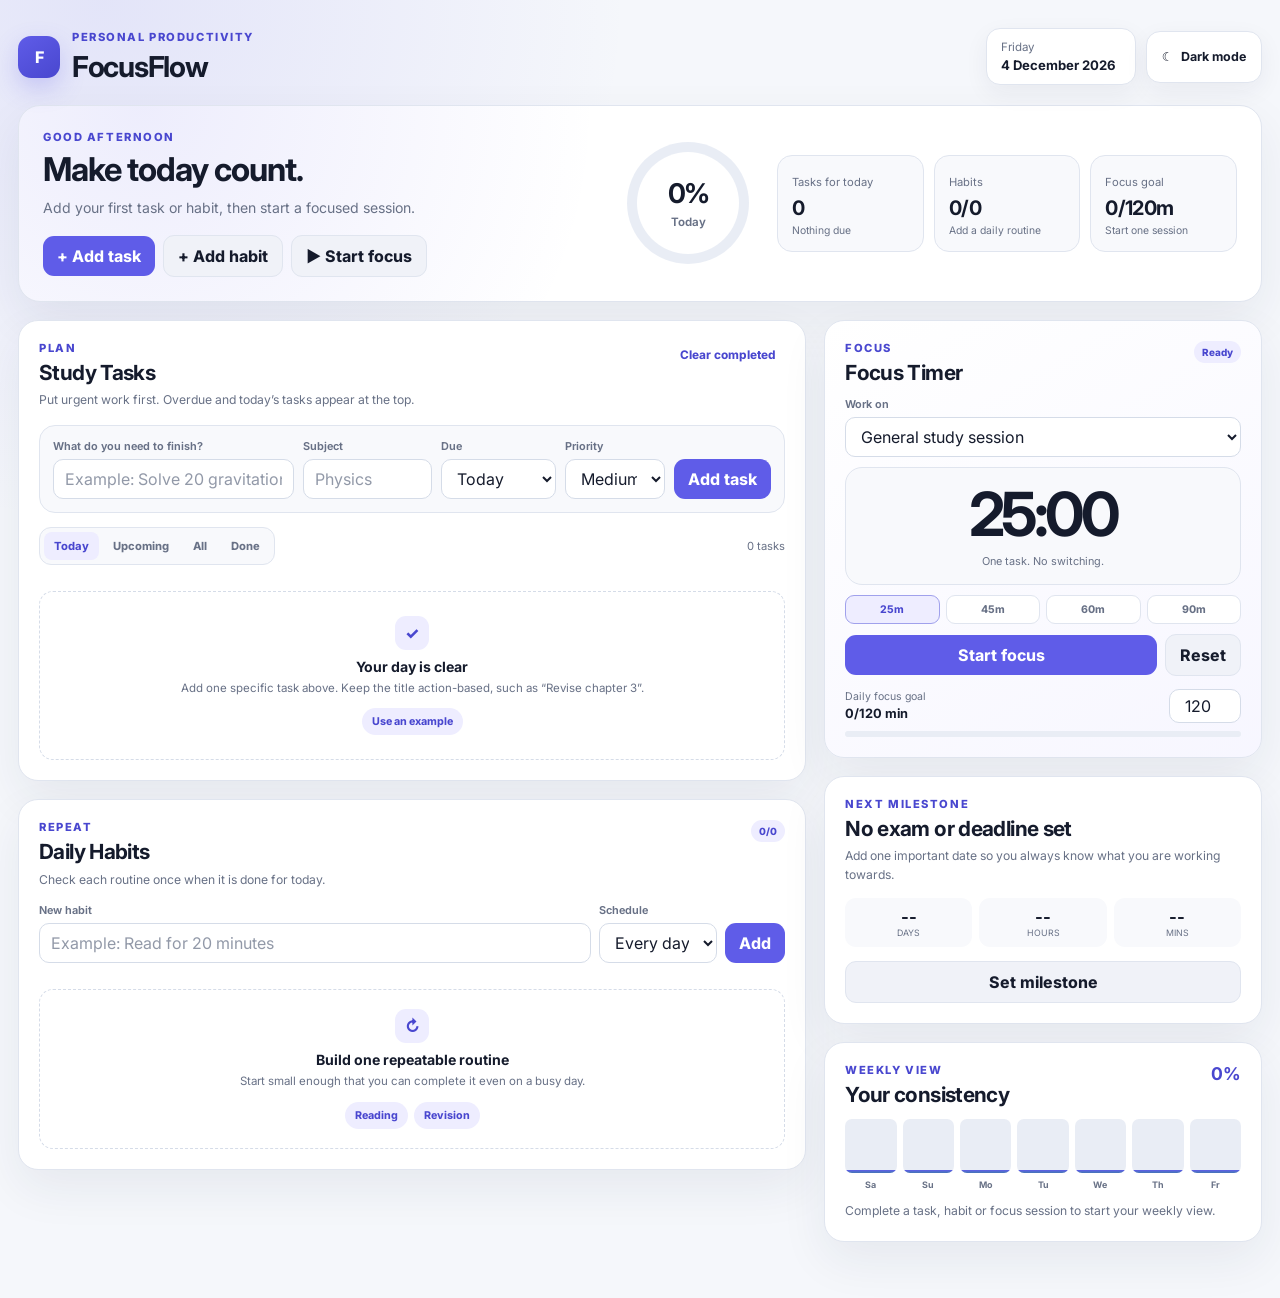
<file: index.html>
<!DOCTYPE html>

<html data-theme="light" lang="en">
<head>
<meta charset="utf-8"/>
<meta content="width=device-width, initial-scale=1.0" name="viewport"/>
<meta content="#f5f7fb" name="theme-color"/>
<title>FocusFlow | Plan, Focus, Repeat</title>
<script>
    (() => {
      const saved = localStorage.getItem("focusflow_theme");
      const prefersDark = window.matchMedia("(prefers-color-scheme: dark)").matches;
      document.documentElement.dataset.theme = saved || (prefersDark ? "dark" : "light");
    })();
  </script>
<link href="https://fonts.googleapis.com" rel="preconnect"/>
<link crossorigin="" href="https://fonts.gstatic.com" rel="preconnect"/>
<link href="https://fonts.googleapis.com/css2?family=Inter:wght@400;500;600;700;800&amp;display=swap" rel="stylesheet"/>
<link href="style.css" rel="stylesheet"/>
</head>
<body>
<main class="app-shell">
<header class="app-header">
<div class="brand-block">
<div aria-hidden="true" class="brand-mark">F</div>
<div>
<p class="eyebrow">PERSONAL PRODUCTIVITY</p>
<h1>FocusFlow</h1>
</div>
</div>
<div class="header-actions">
<div aria-label="Current date" class="date-chip">
<span id="currentDay">Today</span>
<strong id="currentDate">Date</strong>
</div>
<button aria-label="Switch theme" class="icon-text-button" id="themeToggle" type="button">
<span aria-hidden="true" id="themeIcon">☾</span>
<span id="themeActionLabel">Dark mode</span>
</button>
</div>
</header>
<section aria-labelledby="overviewTitle" class="overview-card">
<div class="overview-copy">
<p class="eyebrow" id="greeting">GOOD DAY</p>
<h2 id="overviewTitle">Make today count.</h2>
<p id="overviewMessage">Add your first task or habit, then start a focused session.</p>
<div aria-label="Quick actions" class="quick-actions">
<button class="primary-button" data-jump="taskTitle" type="button">+ Add task</button>
<button class="secondary-button" data-jump="habitName" type="button">+ Add habit</button>
<button class="secondary-button" data-jump="focusStartPause" type="button">▶ Start focus</button>
</div>
</div>
<div aria-label="Today's progress: 0 percent" class="progress-ring" id="todayProgressRing" role="img" style="--progress: 0">
<div>
<strong id="todayProgressText">0%</strong>
<span>Today</span>
</div>
</div>
<div class="overview-metrics">
<article><span>Tasks for today</span><strong id="todayTaskMetric">0</strong><small id="todayTaskMetricSub">Nothing due</small></article>
<article><span>Habits</span><strong id="todayHabitMetric">0/0</strong><small id="todayHabitMetricSub">Add a daily routine</small></article>
<article><span>Focus goal</span><strong><span id="todayFocusMetric">0</span>/<span id="focusGoalMetric">120</span>m</strong><small id="todayFocusMetricSub">Start one session</small></article>
</div>
</section>
<section class="workspace-grid"><div class="main-stack"><article aria-labelledby="tasksTitle" class="panel tasks-panel">
<div class="panel-heading"><div><p class="section-label">PLAN</p><h2 id="tasksTitle">Study Tasks</h2><p class="helper-text">Put urgent work first. Overdue and today’s tasks appear at the top.</p></div><button class="text-button" id="clearCompletedTasks" type="button">Clear completed</button></div>
<form class="quick-form task-quick-form" id="taskForm">
<div class="field field-wide"><label for="taskTitle">What do you need to finish?</label><input id="taskTitle" maxlength="90" placeholder="Example: Solve 20 gravitation questions" required="" type="text"/></div>
<div class="field"><label for="taskSubject">Subject</label><input id="taskSubject" list="subjectSuggestions" maxlength="40" placeholder="Physics" required="" type="text"/><datalist id="subjectSuggestions"><option value="Physics"></option><option value="Chemistry"></option><option value="Mathematics"></option><option value="Computer Science"></option><option value="English"></option></datalist></div>
<div class="field"><label for="taskDueDate">Due</label><select aria-label="Choose a due date shortcut" id="taskDuePreset"><option value="today">Today</option><option value="tomorrow">Tomorrow</option><option value="week">In 7 days</option><option value="custom">Choose date</option></select><input aria-label="Custom due date" class="custom-date-input" hidden="" id="taskDueDate" type="date"/></div>
<div class="field"><label for="taskPriority">Priority</label><select id="taskPriority"><option value="low">Low</option><option selected="" value="medium">Medium</option><option value="high">High</option></select></div><button class="primary-button add-button" type="submit">Add task</button></form>
<div class="toolbar"><div aria-label="Filter tasks" class="segmented-control" role="group"><button class="segment active" data-filter="today" type="button">Today</button><button class="segment" data-filter="upcoming" type="button">Upcoming</button><button class="segment" data-filter="all" type="button">All</button><button class="segment" data-filter="completed" type="button">Done</button></div><span class="list-count" id="visibleTaskCount">0 tasks</span></div>
<div aria-live="polite" class="item-list" id="taskList"></div><div class="empty-state" id="emptyTaskMessage"><div aria-hidden="true" class="empty-icon">✓</div><h3>Your day is clear</h3><p>Add one specific task above. Keep the title action-based, such as “Revise chapter 3”.</p><button class="example-chip" data-example-task="Revise one Physics topic" type="button">Use an example</button></div>
</article><article aria-labelledby="habitsTitle" class="panel habits-panel">
<div class="panel-heading compact-heading"><div><p class="section-label">REPEAT</p><h2 id="habitsTitle">Daily Habits</h2></div><span class="status-pill" id="habitHeaderProgress">0/0</span></div>
<p class="helper-text habits-helper">Check each routine once when it is done for today.</p>
<form class="habit-form" id="habitForm"><div class="field field-grow"><label for="habitName">New habit</label><input id="habitName" maxlength="70" placeholder="Example: Read for 20 minutes" required="" type="text"/></div><div class="field schedule-field"><label for="habitSchedule">Schedule</label><select id="habitSchedule"><option value="daily">Every day</option><option value="weekdays">Weekdays</option><option value="weekends">Weekends</option></select></div><button class="primary-button habit-add-button" type="submit">Add</button></form>
<div aria-live="polite" class="item-list habit-list" id="habitList"></div><div class="empty-state compact-empty" id="emptyHabitMessage"><div aria-hidden="true" class="empty-icon">↻</div><h3>Build one repeatable routine</h3><p>Start small enough that you can complete it even on a busy day.</p><div class="example-row"><button class="example-chip" data-example-habit="Read for 20 minutes" type="button">Reading</button><button class="example-chip" data-example-habit="Revise for 30 minutes" type="button">Revision</button></div></div>
<section aria-label="Habit activity for the last seven days" class="week-section" hidden="" id="weekSection"><div class="week-heading"><span>Last 7 days</span><strong id="weekCompletionText">0% complete</strong></div><div class="week-activity" id="weekActivity"></div></section>
</article></div><aside class="side-stack"><article aria-labelledby="focusTitle" class="panel focus-panel">
<div class="panel-heading compact-heading"><div><p class="section-label">FOCUS</p><h2 id="focusTitle">Focus Timer</h2></div><span class="status-pill" id="focusStatus">Ready</span></div>
<label class="field compact-field" for="focusTaskSelect"><span>Work on</span><select id="focusTaskSelect"><option value="">General study session</option></select></label>
<div class="timer-display"><strong id="focusClock">25:00</strong><span id="timerHint">One task. No switching.</span></div>
<div aria-label="Choose focus duration" class="timer-presets" role="group"><button class="timer-preset active" data-minutes="25" type="button">25m</button><button class="timer-preset" data-minutes="45" type="button">45m</button><button class="timer-preset" data-minutes="60" type="button">60m</button><button class="timer-preset" data-minutes="90" type="button">90m</button></div>
<div class="timer-controls"><button class="primary-button" id="focusStartPause" type="button">Start focus</button><button class="secondary-button" id="focusReset" type="button">Reset</button></div>
<div class="focus-goal-row"><div><span>Daily focus goal</span><strong><span id="focusMinutesToday">0</span>/<span id="focusGoalDisplay">120</span> min</strong></div><label><span class="sr-only">Daily focus goal in minutes</span><input id="focusGoalInput" max="600" min="15" step="15" type="number" value="120"/></label></div><div aria-hidden="true" class="mini-progress"><div id="focusGoalBar"></div></div>
</article><article aria-labelledby="milestoneTitle" class="panel milestone-panel"><div class="milestone-summary"><div><p class="section-label">NEXT MILESTONE</p><h2 id="milestoneTitle">No exam or deadline set</h2><p class="helper-text" id="milestoneDateText">Add one important date so you always know what you are working towards.</p></div><div aria-live="polite" class="milestone-countdown"><div><strong id="countdownDays">--</strong><span>days</span></div><div><strong id="countdownHours">--</strong><span>hours</span></div><div><strong id="countdownMinutes">--</strong><span>mins</span></div></div><button class="secondary-button" id="toggleMilestoneForm" type="button">Set milestone</button></div><form class="milestone-form" hidden="" id="countdownForm"><div class="field field-grow"><label for="countdownName">Milestone name</label><input id="countdownName" maxlength="60" placeholder="Example: Physics unit test" required="" type="text"/></div><div class="field"><label for="countdownDate">Date and time</label><input id="countdownDate" required="" type="datetime-local"/></div><button class="primary-button" type="submit">Save</button><button class="text-button danger-text" hidden="" id="clearCountdown" type="button">Remove</button></form></article>
<article aria-labelledby="reviewTitle" class="panel review-panel"><div class="panel-heading compact-heading"><div><p class="section-label">WEEKLY VIEW</p><h2 id="reviewTitle">Your consistency</h2></div><strong class="weekly-score" id="weeklyScore">0%</strong></div><div aria-label="Seven day productivity overview" class="weekly-bars" id="weeklyBars"></div><p class="helper-text review-message" id="weeklyMessage">Complete a task, habit or focus session to start your weekly view.</p></article></aside></section>
</main>
<template id="taskTemplate"><article class="tracker-item task-item"><label class="check-wrap" title="Mark task complete"><input class="task-check" type="checkbox"/><span aria-hidden="true" class="custom-check"></span></label><div class="item-main"><div class="item-title-row"><h3 class="item-title"></h3><span class="priority-badge"></span></div><div class="meta-row"><p class="item-meta"></p><span class="due-chip"></span></div><div class="task-focus-row" hidden=""><span class="task-focus-label"></span></div></div><div class="item-actions"><button aria-label="Focus on this task" class="icon-button focus-task" title="Start focus on this task" type="button">▶</button><button aria-label="Edit task" class="icon-button edit-task" title="Edit task" type="button">✎</button><button aria-label="Delete task" class="icon-button delete-task" title="Delete task" type="button">×</button></div></article></template>
<template id="habitTemplate"><article class="tracker-item habit-item"><label class="check-wrap" title="Complete for today"><input class="habit-check" type="checkbox"/><span aria-hidden="true" class="custom-check"></span></label><div class="item-main"><h3 class="item-title"></h3><p class="item-meta habit-streak"></p></div><div class="item-actions"><button aria-label="Edit habit" class="icon-button edit-habit" title="Edit habit" type="button">✎</button><button aria-label="Delete habit" class="icon-button delete-habit" title="Delete habit" type="button">×</button></div></article></template>
<dialog class="edit-dialog" id="editDialog"><form id="editForm" method="dialog"><div class="dialog-heading"><div><p class="section-label">EDIT</p><h2 id="editDialogTitle">Edit item</h2></div><button aria-label="Close" class="icon-button" id="closeDialog" type="button">×</button></div><div class="dialog-fields" id="editFields"></div><div class="dialog-actions"><button class="secondary-button" id="cancelEdit" type="button">Cancel</button><button class="primary-button" type="submit">Save changes</button></div></form></dialog>
<div aria-live="polite" class="toast" id="toast" role="status"></div><script src="script.js"></script>
</body></html>
</file>
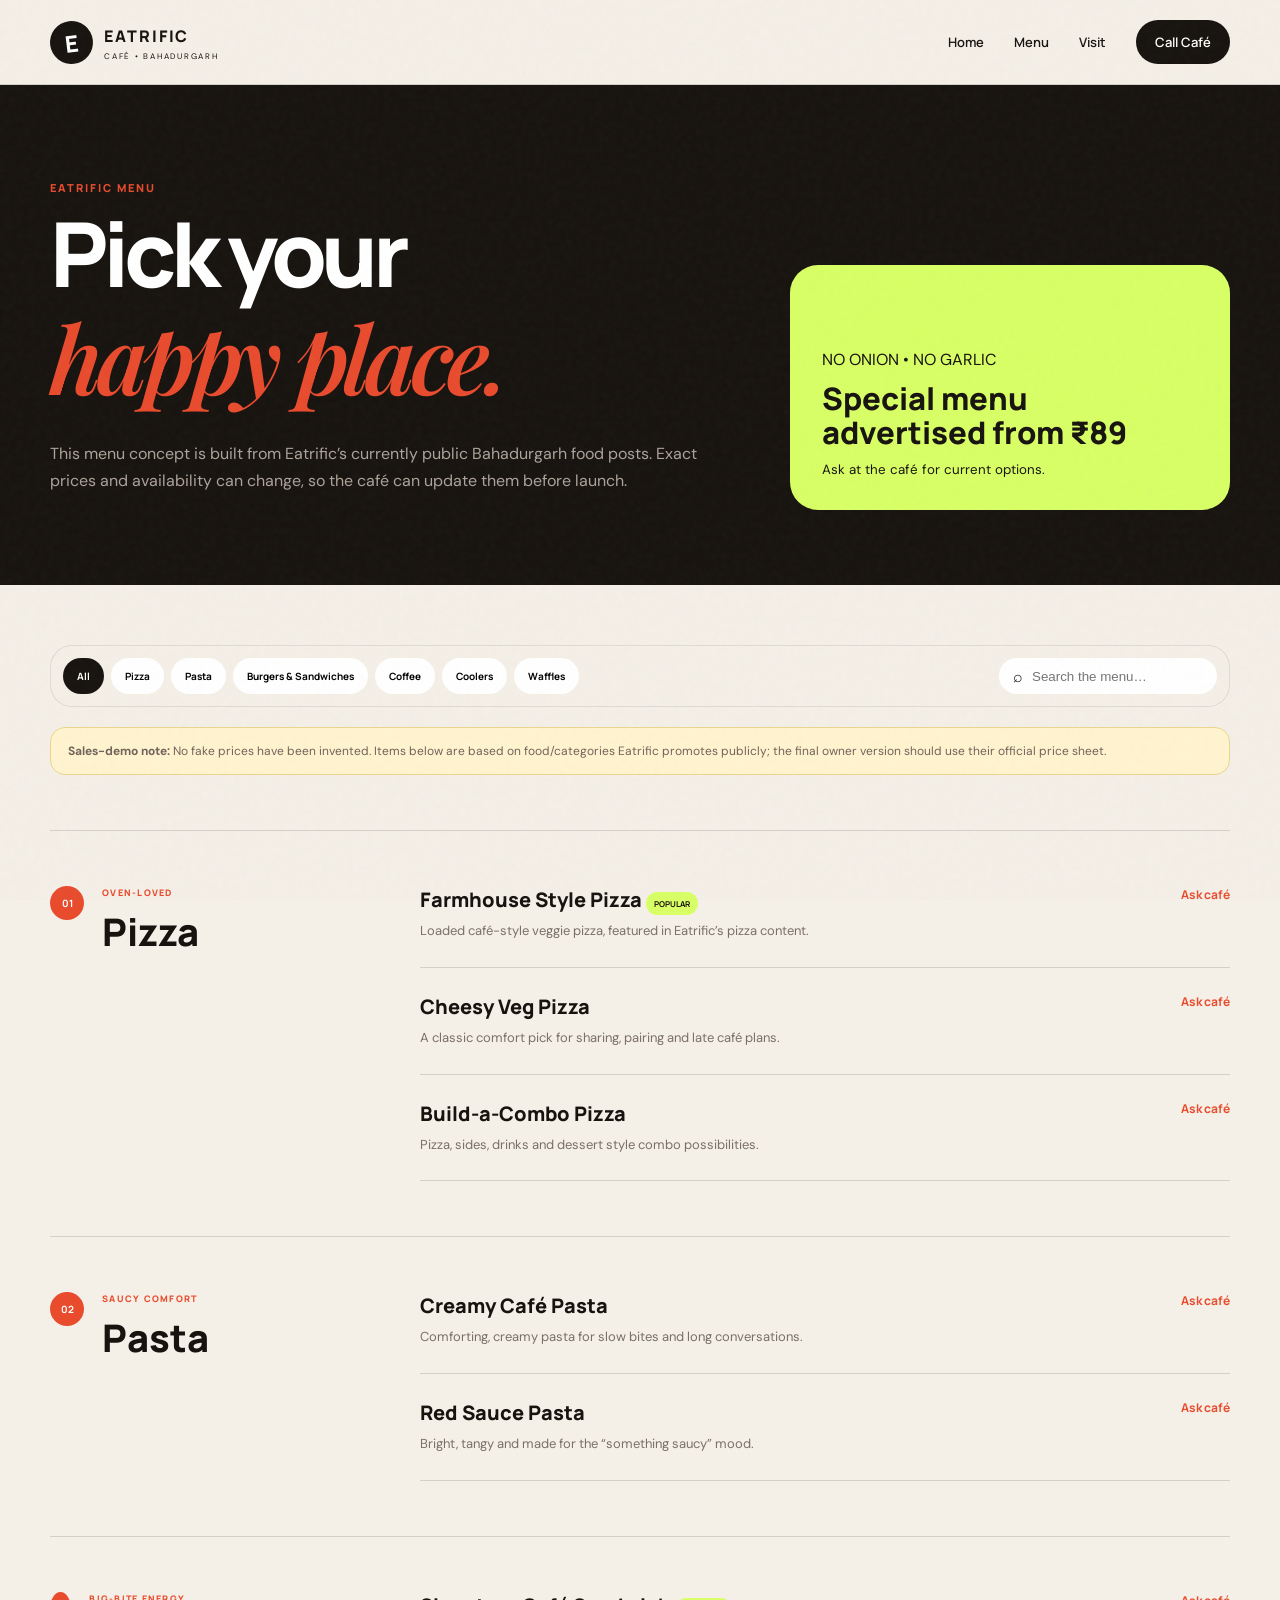
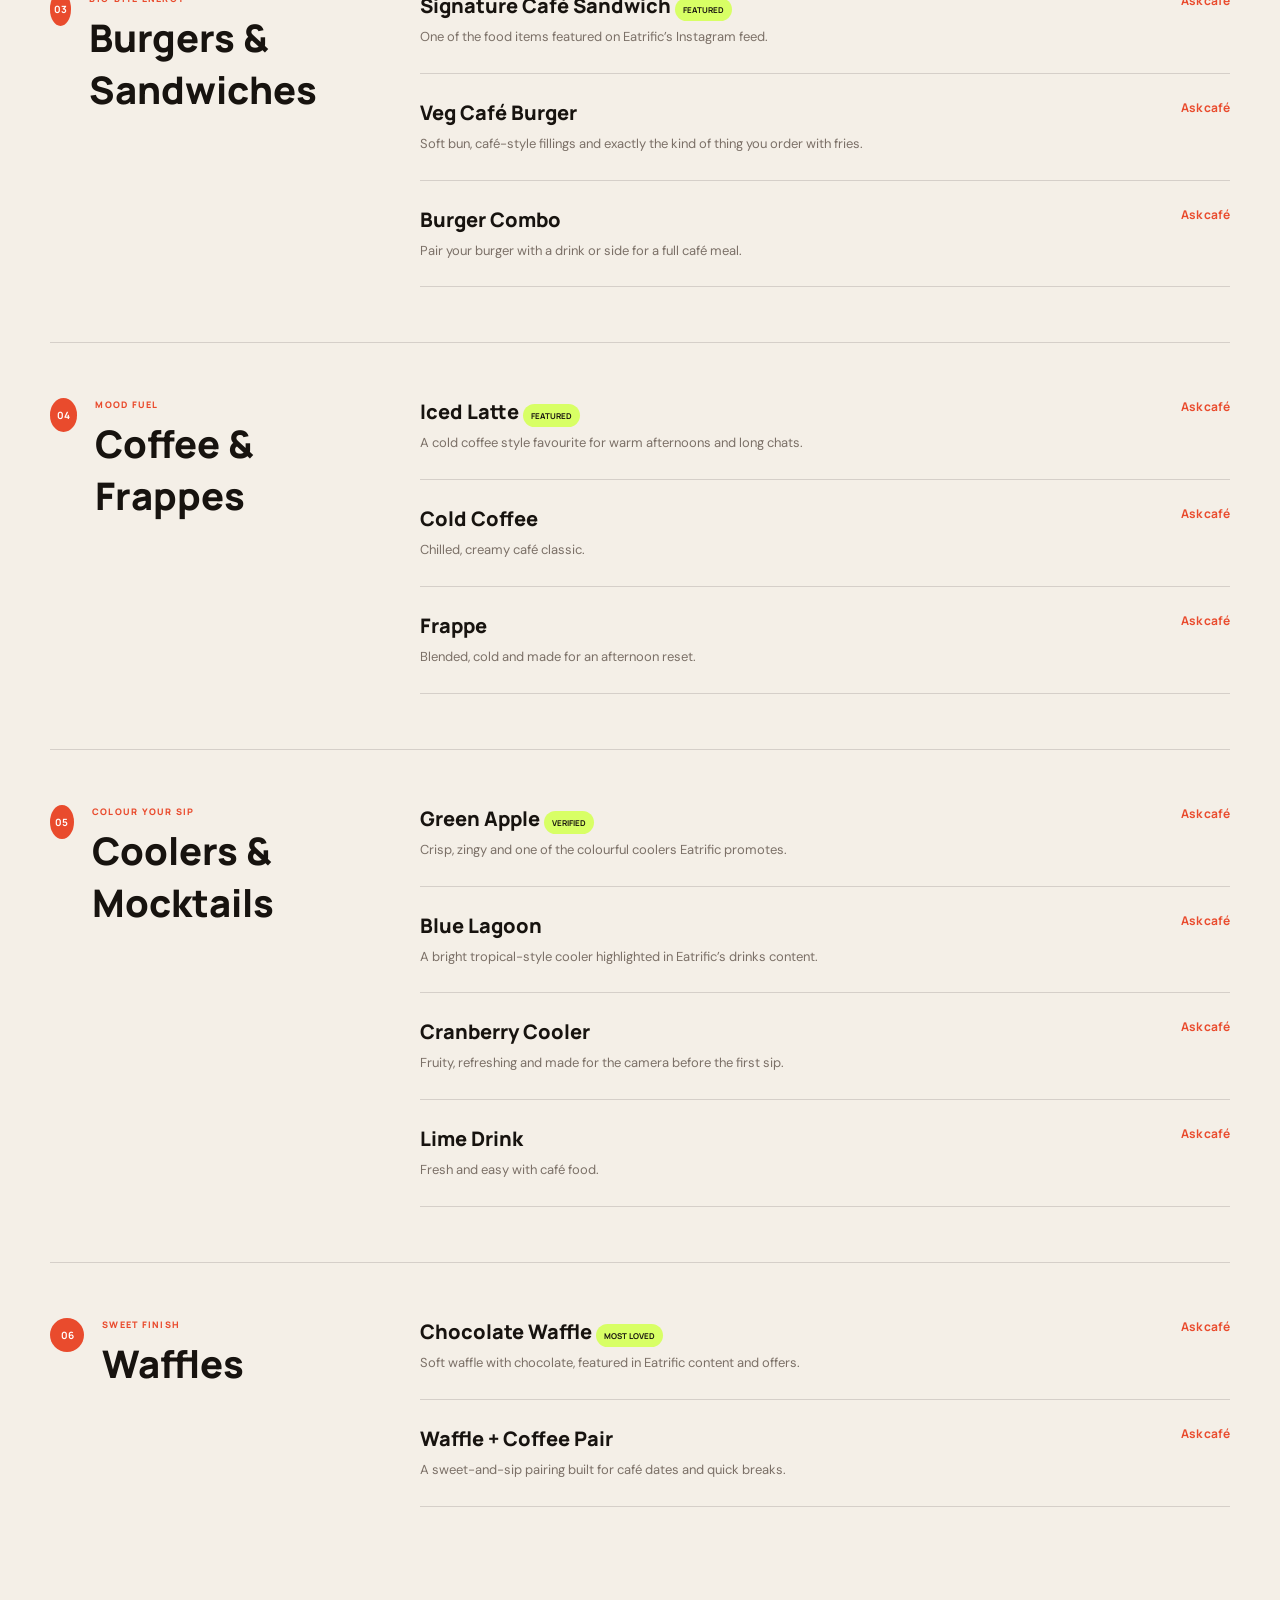
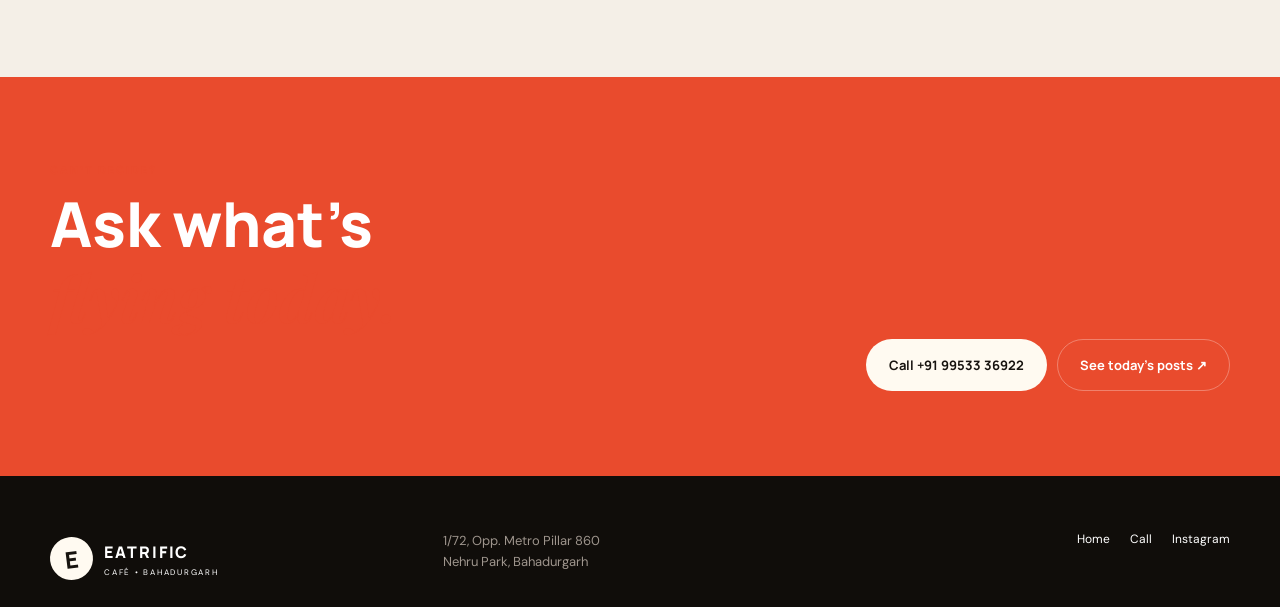
<file: eatrific-demo/menu.html>
<!DOCTYPE html>
<html lang="en">
<head>
  <meta charset="UTF-8" />
  <meta name="viewport" content="width=device-width, initial-scale=1.0" />
  <meta name="description" content="Explore the Eatrific Cafe Bahadurgarh menu concept — pizza, pasta, burgers, sandwiches, coffee, frappes, waffles, coolers and more." />
  <title>Menu | Eatrific Café Bahadurgarh</title>
  <link rel="preconnect" href="https://fonts.googleapis.com"><link rel="preconnect" href="https://fonts.gstatic.com" crossorigin>
  <link href="https://fonts.googleapis.com/css2?family=DM+Sans:wght@400;500;600;700&family=Manrope:wght@500;600;700;800&family=Playfair+Display:ital,wght@0,600;1,600&display=swap" rel="stylesheet">
  <link rel="stylesheet" href="assets/css/style.css" />
</head>
<body class="menu-page">
  <div class="grain"></div>
  <header class="nav-shell solid"><nav class="nav container"><a class="brand" href="index.html"><span class="brand-mark">E</span><span class="brand-copy"><strong>EATRIFIC</strong><small>CAFÉ • BAHADURGARH</small></span></a><div class="nav-links"><a href="index.html">Home</a><a href="#menu">Menu</a><a href="index.html#visit">Visit</a><a class="menu-link" href="tel:+919953336922">Call Café</a></div><a class="mobile-back" href="index.html">← Home</a></nav></header>
  <main>
    <section class="menu-hero"><div class="container menu-hero-grid"><div class="reveal"><p class="kicker">EATRIFIC MENU</p><h1>Pick your<br><em>happy place.</em></h1><p>This menu concept is built from Eatrific’s currently public Bahadurgarh food posts. Exact prices and availability can change, so the café can update them before launch.</p></div><div class="menu-hero-card reveal delay-1"><span>NO ONION • NO GARLIC</span><strong>Special menu<br>advertised from ₹89</strong><small>Ask at the café for current options.</small></div></div></section>
    <section class="menu-browser" id="menu"><div class="container">
      <div class="menu-toolbar reveal"><div class="chips" id="categoryChips"><button class="chip active" data-filter="all">All</button><button class="chip" data-filter="pizza">Pizza</button><button class="chip" data-filter="pasta">Pasta</button><button class="chip" data-filter="burgers">Burgers & Sandwiches</button><button class="chip" data-filter="coffee">Coffee</button><button class="chip" data-filter="coolers">Coolers</button><button class="chip" data-filter="desserts">Waffles</button></div><label class="menu-search"><span>⌕</span><input id="menuSearch" type="search" placeholder="Search the menu…" /></label></div>
      <div class="menu-note reveal"><b>Sales-demo note:</b> No fake prices have been invented. Items below are based on food/categories Eatrific promotes publicly; the final owner version should use their official price sheet.</div>
      <div class="menu-sections">
        <section class="menu-category reveal" id="pizza" data-category="pizza"><div class="category-title"><span>01</span><div><p>OVEN-LOVED</p><h2>Pizza</h2></div></div><div class="menu-items"><article class="menu-item"><div><h3>Farmhouse Style Pizza <i>popular</i></h3><p>Loaded café-style veggie pizza, featured in Eatrific’s pizza content.</p></div><strong>Ask café</strong></article><article class="menu-item"><div><h3>Cheesy Veg Pizza</h3><p>A classic comfort pick for sharing, pairing and late café plans.</p></div><strong>Ask café</strong></article><article class="menu-item"><div><h3>Build-a-Combo Pizza</h3><p>Pizza, sides, drinks and dessert style combo possibilities.</p></div><strong>Ask café</strong></article></div></section>
        <section class="menu-category reveal" id="pasta" data-category="pasta"><div class="category-title"><span>02</span><div><p>SAUCY COMFORT</p><h2>Pasta</h2></div></div><div class="menu-items"><article class="menu-item"><div><h3>Creamy Café Pasta</h3><p>Comforting, creamy pasta for slow bites and long conversations.</p></div><strong>Ask café</strong></article><article class="menu-item"><div><h3>Red Sauce Pasta</h3><p>Bright, tangy and made for the “something saucy” mood.</p></div><strong>Ask café</strong></article></div></section>
        <section class="menu-category reveal" id="burgers" data-category="burgers"><div class="category-title"><span>03</span><div><p>BIG-BITE ENERGY</p><h2>Burgers & Sandwiches</h2></div></div><div class="menu-items"><article class="menu-item"><div><h3>Signature Café Sandwich <i>featured</i></h3><p>One of the food items featured on Eatrific’s Instagram feed.</p></div><strong>Ask café</strong></article><article class="menu-item"><div><h3>Veg Café Burger</h3><p>Soft bun, café-style fillings and exactly the kind of thing you order with fries.</p></div><strong>Ask café</strong></article><article class="menu-item"><div><h3>Burger Combo</h3><p>Pair your burger with a drink or side for a full café meal.</p></div><strong>Ask café</strong></article></div></section>
        <section class="menu-category reveal" id="coffee" data-category="coffee"><div class="category-title"><span>04</span><div><p>MOOD FUEL</p><h2>Coffee & Frappes</h2></div></div><div class="menu-items"><article class="menu-item"><div><h3>Iced Latte <i>featured</i></h3><p>A cold coffee style favourite for warm afternoons and long chats.</p></div><strong>Ask café</strong></article><article class="menu-item"><div><h3>Cold Coffee</h3><p>Chilled, creamy café classic.</p></div><strong>Ask café</strong></article><article class="menu-item"><div><h3>Frappe</h3><p>Blended, cold and made for an afternoon reset.</p></div><strong>Ask café</strong></article></div></section>
        <section class="menu-category reveal" id="coolers" data-category="coolers"><div class="category-title"><span>05</span><div><p>COLOUR YOUR SIP</p><h2>Coolers & Mocktails</h2></div></div><div class="menu-items"><article class="menu-item"><div><h3>Green Apple <i>verified</i></h3><p>Crisp, zingy and one of the colourful coolers Eatrific promotes.</p></div><strong>Ask café</strong></article><article class="menu-item"><div><h3>Blue Lagoon</h3><p>A bright tropical-style cooler highlighted in Eatrific’s drinks content.</p></div><strong>Ask café</strong></article><article class="menu-item"><div><h3>Cranberry Cooler</h3><p>Fruity, refreshing and made for the camera before the first sip.</p></div><strong>Ask café</strong></article><article class="menu-item"><div><h3>Lime Drink</h3><p>Fresh and easy with café food.</p></div><strong>Ask café</strong></article></div></section>
        <section class="menu-category reveal" id="desserts" data-category="desserts"><div class="category-title"><span>06</span><div><p>SWEET FINISH</p><h2>Waffles</h2></div></div><div class="menu-items"><article class="menu-item"><div><h3>Chocolate Waffle <i>most loved</i></h3><p>Soft waffle with chocolate, featured in Eatrific content and offers.</p></div><strong>Ask café</strong></article><article class="menu-item"><div><h3>Waffle + Coffee Pair</h3><p>A sweet-and-sip pairing built for café dates and quick breaks.</p></div><strong>Ask café</strong></article></div></section>
      </div>
    </div></section>
    <section class="menu-cta"><div class="container"><div><p class="kicker">CAN’T DECIDE?</p><h2>Ask what’s<br><em>flying today.</em></h2></div><div><a class="btn btn-light" href="tel:+919953336922">Call +91 99533 36922</a><a class="btn btn-outline" href="https://www.instagram.com/eatrificcafeindia/" target="_blank">See today’s posts ↗</a></div></div></section>
  </main>
  <footer><div class="container footer-grid"><div class="brand footer-brand"><span class="brand-mark">E</span><span class="brand-copy"><strong>EATRIFIC</strong><small>CAFÉ • BAHADURGARH</small></span></div><p>1/72, Opp. Metro Pillar 860<br>Nehru Park, Bahadurgarh</p><div class="footer-links"><a href="index.html">Home</a><a href="tel:+919953336922">Call</a><a href="https://www.instagram.com/eatrificcafeindia/" target="_blank">Instagram</a></div></div></footer>
  <script src="assets/js/main.js"></script>
</body>
</html>
</file>
<file: style.css>
:root {
  color-scheme: light;
  --bg: #f5f7fb;
  --surface: #ffffff;
  --surface-soft: #f8f9fc;
  --surface-hover: #f0f2f8;
  --text: #151b2c;
  --muted: #687186;
  --border: #e0e5ef;
  --input-border: #d5dce8;
  --primary: #5f5ce8;
  --primary-strong: #4947cf;
  --primary-soft: #eeedff;
  --success: #1f9d68;
  --success-soft: #e9f8f0;
  --warning: #c98314;
  --warning-soft: #fff3df;
  --danger: #d34c4c;
  --danger-soft: #ffebeb;
  --track: #e9edf5;
  --shadow: 0 18px 48px rgba(29, 39, 66, 0.07);
  --shadow-soft: 0 8px 24px rgba(29, 39, 66, 0.06);
}

:root[data-theme="dark"] {
  color-scheme: dark;
  --bg: #0d111a;
  --surface: #151b27;
  --surface-soft: #111722;
  --surface-hover: #1c2432;
  --text: #f4f6fb;
  --muted: #9ba7ba;
  --border: #2a3345;
  --input-border: #344056;
  --primary: #7b78f5;
  --primary-strong: #9997ff;
  --primary-soft: rgba(123, 120, 245, 0.16);
  --success: #46c58d;
  --success-soft: rgba(70, 197, 141, 0.13);
  --warning: #efb04d;
  --warning-soft: rgba(239, 176, 77, 0.14);
  --danger: #ff7b7b;
  --danger-soft: rgba(255, 123, 123, 0.14);
  --track: #273044;
  --shadow: 0 22px 58px rgba(0, 0, 0, 0.28);
  --shadow-soft: 0 10px 28px rgba(0, 0, 0, 0.22);
}

* { box-sizing: border-box; }
html { scroll-behavior: smooth; }
body {
  margin: 0;
  min-height: 100vh;
  font-family: "Inter", system-ui, -apple-system, BlinkMacSystemFont, "Segoe UI", sans-serif;
  color: var(--text);
  background:
    radial-gradient(circle at 8% 0%, color-mix(in srgb, var(--primary) 12%, transparent), transparent 30%),
    var(--bg);
  transition: background-color 180ms ease, color 180ms ease;
}
button, input, select { font: inherit; }
button { cursor: pointer; }
button:focus-visible, input:focus-visible, select:focus-visible {
  outline: 3px solid color-mix(in srgb, var(--primary) 28%, transparent);
  outline-offset: 2px;
}

.app-shell {
  width: min(1280px, calc(100% - 36px));
  margin: 0 auto;
  padding: 28px 0 56px;
}

.app-header {
  display: flex;
  align-items: center;
  justify-content: space-between;
  gap: 20px;
  margin-bottom: 20px;
}
.brand-block, .header-actions, .quick-actions, .item-title-row, .meta-row, .item-actions,
.panel-heading, .toolbar, .timer-controls, .focus-goal-row, .week-heading, .dialog-heading,
.dialog-actions, .milestone-summary, .habit-form { display: flex; align-items: center; }
.brand-block { gap: 12px; }
.brand-mark {
  display: grid;
  width: 42px;
  height: 42px;
  place-items: center;
  border-radius: 13px;
  color: #fff;
  background: linear-gradient(145deg, var(--primary), var(--primary-strong));
  box-shadow: 0 10px 24px color-mix(in srgb, var(--primary) 25%, transparent);
  font-weight: 800;
}
.eyebrow, .section-label {
  margin: 0 0 5px;
  color: var(--primary-strong);
  font-size: 0.7rem;
  font-weight: 800;
  letter-spacing: 0.14em;
}
h1, h2, h3, p { margin-top: 0; }
h1 { margin-bottom: 0; font-size: 1.8rem; letter-spacing: -0.045em; }
h2 { margin-bottom: 0; font-size: 1.3rem; letter-spacing: -0.03em; }
h3 { margin-bottom: 0; }
.header-actions { gap: 10px; }
.date-chip, .icon-text-button {
  border: 1px solid var(--border);
  border-radius: 14px;
  background: var(--surface);
  box-shadow: var(--shadow-soft);
}
.date-chip { min-width: 150px; padding: 11px 14px; }
.date-chip span, .date-chip strong { display: block; }
.date-chip span { color: var(--muted); font-size: 0.72rem; margin-bottom: 3px; }
.date-chip strong { font-size: 0.82rem; }
.icon-text-button {
  display: inline-flex;
  align-items: center;
  gap: 8px;
  min-height: 52px;
  padding: 0 15px;
  color: var(--text);
  font-size: 0.78rem;
  font-weight: 700;
}

.overview-card, .panel {
  border: 1px solid var(--border);
  background: var(--surface);
  box-shadow: var(--shadow);
}
.overview-card {
  display: grid;
  grid-template-columns: minmax(280px, 1.15fr) auto minmax(350px, 0.95fr);
  gap: 28px;
  align-items: center;
  padding: 24px;
  border-radius: 22px;
  margin-bottom: 18px;
  background:
    radial-gradient(circle at 10% 0%, color-mix(in srgb, var(--primary) 11%, transparent), transparent 40%),
    var(--surface);
}
.overview-copy h2 { font-size: clamp(1.45rem, 3vw, 2.05rem); }
.overview-copy > p:not(.eyebrow) { margin: 8px 0 16px; color: var(--muted); font-size: 0.88rem; line-height: 1.55; }
.quick-actions { gap: 8px; flex-wrap: wrap; }

.primary-button, .secondary-button, .text-button, .icon-button, .segment,
.timer-preset, .example-chip { border: 0; }
.primary-button, .secondary-button {
  min-height: 40px;
  padding: 10px 14px;
  border-radius: 11px;
  font-weight: 750;
  transition: transform 150ms ease, filter 150ms ease, background 150ms ease;
}
.primary-button { color: #fff; background: var(--primary); }
.secondary-button { color: var(--text); background: var(--surface-hover); border: 1px solid var(--border); }
.primary-button:hover, .secondary-button:hover { transform: translateY(-1px); }
.primary-button:hover { filter: brightness(0.95); }
.text-button { padding: 7px 9px; color: var(--primary-strong); background: transparent; font-size: 0.74rem; font-weight: 750; }
.text-button:hover { background: var(--primary-soft); border-radius: 9px; }
.danger-text { color: var(--danger); }

.progress-ring {
  --progress: 0;
  display: grid;
  width: 122px;
  height: 122px;
  place-items: center;
  border-radius: 50%;
  background: conic-gradient(var(--primary) calc(var(--progress) * 1%), var(--track) 0);
  position: relative;
}
.progress-ring::before {
  content: "";
  position: absolute;
  inset: 10px;
  border-radius: inherit;
  background: var(--surface);
}
.progress-ring > div { position: relative; text-align: center; }
.progress-ring strong { display: block; font-size: 1.7rem; letter-spacing: -0.05em; }
.progress-ring span { color: var(--muted); font-size: 0.72rem; font-weight: 650; }
.overview-metrics {
  display: grid;
  grid-template-columns: repeat(3, minmax(0, 1fr));
  gap: 10px;
}
.overview-metrics article {
  min-width: 0;
  padding: 14px;
  border: 1px solid var(--border);
  border-radius: 15px;
  background: var(--surface-soft);
}
.overview-metrics > article > span { color: var(--muted); font-size: 0.7rem; }
.overview-metrics strong span { display: inline; color: inherit; font-size: inherit; }
.overview-metrics strong { display: block; margin: 6px 0 4px; font-size: 1.25rem; letter-spacing: -0.035em; }
.overview-metrics small { display: block; overflow: hidden; color: var(--muted); font-size: 0.65rem; text-overflow: ellipsis; white-space: nowrap; }

.workspace-grid { display: grid; grid-template-columns: minmax(0, 1.35fr) minmax(350px, 0.75fr); gap: 18px; align-items: start; }
.main-stack, .side-stack { display: grid; gap: 18px; align-content: start; }
.panel { min-width: 0; padding: 20px; border-radius: 20px; }
.panel-heading { justify-content: space-between; gap: 16px; align-items: flex-start; margin-bottom: 15px; }
.compact-heading { margin-bottom: 12px; }
.helper-text { margin: 6px 0 0; color: var(--muted); font-size: 0.76rem; line-height: 1.55; }
.habits-helper { margin: -5px 0 13px; }

.quick-form {
  display: grid;
  grid-template-columns: minmax(190px, 1.5fr) minmax(110px, 0.8fr) minmax(115px, 0.65fr) minmax(100px, 0.55fr) auto;
  gap: 9px;
  align-items: end;
  padding: 13px;
  border: 1px solid var(--border);
  border-radius: 16px;
  background: var(--surface-soft);
}
.field { display: grid; gap: 6px; min-width: 0; }
.field label, .field > span { color: var(--muted); font-size: 0.68rem; font-weight: 650; }
.field-grow { flex: 1; }
input, select {
  width: 100%;
  min-width: 0;
  height: 40px;
  padding: 0 11px;
  border: 1px solid var(--input-border);
  border-radius: 10px;
  outline: none;
  color: var(--text);
  background: var(--surface);
  transition: border-color 150ms ease, box-shadow 150ms ease;
}
input::placeholder { color: color-mix(in srgb, var(--muted) 72%, transparent); }
input:focus, select:focus { border-color: var(--primary); box-shadow: 0 0 0 3px color-mix(in srgb, var(--primary) 14%, transparent); }
.add-button { height: 40px; white-space: nowrap; }
.custom-date-input:not([hidden]) { display: block; margin-top: 4px; }
.toolbar { justify-content: space-between; gap: 12px; margin-top: 14px; }
.segmented-control { display: inline-flex; gap: 4px; padding: 4px; border-radius: 12px; background: var(--surface-soft); border: 1px solid var(--border); }
.segment { padding: 7px 10px; border-radius: 8px; color: var(--muted); background: transparent; font-size: 0.7rem; font-weight: 750; }
.segment.active { color: var(--primary-strong); background: var(--primary-soft); }
.list-count { color: var(--muted); font-size: 0.7rem; }
.item-list { display: grid; gap: 9px; margin-top: 13px; }
.tracker-item {
  display: grid;
  grid-template-columns: auto minmax(0, 1fr) auto;
  gap: 11px;
  align-items: center;
  padding: 13px;
  border: 1px solid var(--border);
  border-radius: 14px;
  background: var(--surface);
  transition: border-color 150ms ease, transform 150ms ease, background 150ms ease;
}
.tracker-item:hover { border-color: color-mix(in srgb, var(--primary) 30%, var(--border)); transform: translateY(-1px); }
.tracker-item.completed { background: var(--success-soft); opacity: 0.82; }
.tracker-item.completed .item-title { text-decoration: line-through; }
.check-wrap { position: relative; display: grid; place-items: center; }
.check-wrap input { position: absolute; width: 1px; height: 1px; opacity: 0; }
.custom-check {
  display: grid;
  width: 22px;
  height: 22px;
  place-items: center;
  border: 2px solid var(--input-border);
  border-radius: 7px;
  background: var(--surface);
}
.check-wrap input:checked + .custom-check { border-color: var(--success); background: var(--success); }
.check-wrap input:checked + .custom-check::after { content: "✓"; color: #fff; font-size: 0.76rem; font-weight: 800; }
.item-main { min-width: 0; }
.item-title-row, .meta-row { justify-content: space-between; gap: 8px; }
.item-title { overflow-wrap: anywhere; font-size: 0.86rem; }
.item-meta { margin: 5px 0 0; color: var(--muted); font-size: 0.69rem; line-height: 1.4; }
.priority-badge, .due-chip { flex: 0 0 auto; border-radius: 999px; font-weight: 800; }
.priority-badge { padding: 4px 7px; font-size: 0.56rem; text-transform: uppercase; }
.due-chip { padding: 4px 7px; color: var(--muted); background: var(--surface-hover); font-size: 0.58rem; }
.priority-low { color: var(--success); background: var(--success-soft); }
.priority-medium { color: var(--warning); background: var(--warning-soft); }
.priority-high { color: var(--danger); background: var(--danger-soft); }
.due-chip.overdue { color: var(--danger); background: var(--danger-soft); }
.due-chip.today, .due-chip.tomorrow { color: var(--warning); background: var(--warning-soft); }
.due-chip.done { color: var(--success); background: var(--success-soft); }
.item-actions { gap: 5px; }
.icon-button {
  display: grid;
  width: 29px;
  height: 29px;
  place-items: center;
  border-radius: 8px;
  color: var(--muted);
  background: var(--surface-hover);
  font-size: 0.9rem;
}
.icon-button:hover { color: var(--primary-strong); background: var(--primary-soft); }
.delete-task:hover, .delete-habit:hover { color: var(--danger); background: var(--danger-soft); }
.task-focus-row { margin-top: 7px; }
.task-focus-label { color: var(--primary-strong); font-size: 0.63rem; font-weight: 700; }

.empty-state {
  display: grid;
  justify-items: center;
  margin-top: 13px;
  padding: 24px 14px;
  border: 1px dashed var(--input-border);
  border-radius: 14px;
  text-align: center;
}
.empty-state h3 { margin: 8px 0 5px; font-size: 0.88rem; }
.empty-state p { max-width: 470px; margin: 0; color: var(--muted); font-size: 0.72rem; line-height: 1.55; }
.empty-icon { display: grid; width: 34px; height: 34px; place-items: center; border-radius: 11px; color: var(--primary-strong); background: var(--primary-soft); font-weight: 800; }
.example-chip { margin-top: 11px; padding: 7px 10px; border-radius: 999px; color: var(--primary-strong); background: var(--primary-soft); font-size: 0.67rem; font-weight: 750; }
.compact-empty { padding: 19px 12px; }
.example-row { display: flex; gap: 6px; }

.focus-panel { background: linear-gradient(150deg, var(--surface), color-mix(in srgb, var(--primary-soft) 48%, var(--surface))); }
.status-pill { padding: 5px 8px; border-radius: 999px; color: var(--primary-strong); background: var(--primary-soft); font-size: 0.62rem; font-weight: 800; }
.status-pill.running { color: var(--success); background: var(--success-soft); }
.status-pill.paused { color: var(--warning); background: var(--warning-soft); }
.compact-field { margin-bottom: 10px; }
.timer-display {
  display: grid;
  min-height: 118px;
  place-items: center;
  align-content: center;
  border: 1px solid var(--border);
  border-radius: 17px;
  background: var(--surface-soft);
  text-align: center;
}
.timer-display strong { font-size: clamp(2.5rem, 5vw, 3.8rem); line-height: 1; letter-spacing: -0.065em; }
.timer-display span { margin-top: 9px; color: var(--muted); font-size: 0.68rem; }
.timer-presets { display: grid; grid-template-columns: repeat(4, 1fr); gap: 6px; margin: 10px 0; }
.timer-preset { padding: 7px 4px; border: 1px solid var(--border); border-radius: 9px; color: var(--muted); background: var(--surface); font-size: 0.66rem; font-weight: 750; }
.timer-preset.active { border-color: color-mix(in srgb, var(--primary) 50%, var(--border)); color: var(--primary-strong); background: var(--primary-soft); }
.timer-controls { gap: 8px; }
.timer-controls .primary-button { flex: 1; }
.focus-goal-row { justify-content: space-between; gap: 12px; margin-top: 13px; }
.focus-goal-row > div > span { display: block; color: var(--muted); font-size: 0.66rem; }
.focus-goal-row strong span { display: inline; color: inherit; font-size: inherit; }
.focus-goal-row strong { display: block; margin-top: 3px; font-size: 0.8rem; }
.focus-goal-row input { width: 72px; height: 34px; text-align: center; }
.mini-progress { height: 6px; margin-top: 8px; overflow: hidden; border-radius: 999px; background: var(--track); }
.mini-progress div { width: 0; height: 100%; border-radius: inherit; background: var(--primary); transition: width 220ms ease; }

.habit-form { gap: 8px; align-items: end; }
.schedule-field { width: 118px; }
.habit-add-button { height: 40px; }
.habit-streak { color: var(--warning); font-weight: 700; }
.week-section { margin-top: 14px; padding-top: 14px; border-top: 1px solid var(--border); }
.week-heading { justify-content: space-between; margin-bottom: 10px; color: var(--muted); font-size: 0.68rem; }
.week-heading strong { color: var(--text); }
.week-activity, .weekly-bars { display: grid; grid-template-columns: repeat(7, 1fr); gap: 6px; }
.week-day, .weekly-day { display: grid; gap: 6px; justify-items: center; min-width: 0; }
.week-track, .weekly-track { display: flex; width: 100%; height: 38px; align-items: flex-end; overflow: hidden; border-radius: 7px; background: var(--track); }
.week-fill, .weekly-fill { width: 100%; min-height: 3px; border-radius: 7px; background: var(--primary); }
.week-day.today .week-track { outline: 2px solid color-mix(in srgb, var(--primary) 45%, transparent); outline-offset: 2px; }
.week-day span, .weekly-day span { color: var(--muted); font-size: 0.56rem; font-weight: 700; }

.milestone-summary { justify-content: space-between; gap: 20px; }
.milestone-summary > div:first-child { flex: 1; min-width: 0; }
.milestone-countdown { display: grid; grid-template-columns: repeat(3, minmax(58px, 1fr)); gap: 7px; }
.milestone-countdown div { padding: 9px 8px; border-radius: 11px; background: var(--surface-soft); text-align: center; }
.milestone-countdown strong, .milestone-countdown span { display: block; }
.milestone-countdown strong { font-size: 1.05rem; }
.milestone-countdown span { color: var(--muted); font-size: 0.55rem; text-transform: uppercase; }
.milestone-form { display: flex; gap: 9px; align-items: end; margin-top: 15px; padding-top: 15px; border-top: 1px solid var(--border); }
.review-panel { min-height: 100%; }
.weekly-score { color: var(--primary-strong); font-size: 1.1rem; }
.weekly-track { height: 54px; }
.weekly-fill { background: linear-gradient(180deg, var(--primary), color-mix(in srgb, var(--primary) 60%, var(--success))); }
.review-message { margin-top: 12px; }

.side-stack .milestone-summary {
  display: grid;
  gap: 14px;
  align-items: start;
}
.side-stack .milestone-countdown { width: 100%; }
.side-stack .milestone-summary > .secondary-button { width: 100%; }
.side-stack .milestone-form { display: grid; grid-template-columns: 1fr; }

.edit-dialog {
  width: min(500px, calc(100% - 28px));
  padding: 0;
  border: 1px solid var(--border);
  border-radius: 18px;
  color: var(--text);
  background: var(--surface);
  box-shadow: var(--shadow);
}
.edit-dialog::backdrop { background: rgba(7, 10, 18, 0.58); backdrop-filter: blur(4px); }
.edit-dialog form { padding: 20px; }
.dialog-heading { justify-content: space-between; align-items: flex-start; }
.dialog-fields { display: grid; gap: 12px; margin: 18px 0; }
.dialog-actions { justify-content: flex-end; gap: 8px; }

.toast {
  position: fixed;
  right: 22px;
  bottom: 22px;
  z-index: 20;
  max-width: min(360px, calc(100% - 30px));
  padding: 11px 14px;
  transform: translateY(18px);
  border: 1px solid var(--border);
  border-radius: 11px;
  color: var(--text);
  background: var(--surface);
  box-shadow: var(--shadow);
  font-size: 0.75rem;
  font-weight: 650;
  opacity: 0;
  pointer-events: none;
  transition: opacity 160ms ease, transform 160ms ease;
}
.toast.visible { opacity: 1; transform: translateY(0); }
.sr-only { position: absolute; width: 1px; height: 1px; padding: 0; margin: -1px; overflow: hidden; clip: rect(0,0,0,0); white-space: nowrap; border: 0; }
[hidden] { display: none !important; }

@media (max-width: 1100px) {
  .overview-card { grid-template-columns: 1fr auto; }
  .overview-metrics { grid-column: 1 / -1; }
  .workspace-grid { grid-template-columns: 1fr; }
  .main-stack, .side-stack { grid-template-columns: 1fr; }
}
@media (max-width: 850px) {
  .quick-form { grid-template-columns: 1fr 1fr; }
  .field-wide { grid-column: 1 / -1; }
  .add-button { grid-column: 1 / -1; }
  .side-stack { grid-template-columns: 1fr; }
  .milestone-summary { flex-wrap: wrap; }
}
@media (max-width: 650px) {
  .app-shell { width: min(100% - 20px, 1280px); padding-top: 18px; }
  .app-header { align-items: flex-start; }
  .header-actions { flex-direction: column-reverse; align-items: stretch; }
  .icon-text-button { min-height: 42px; }
  .date-chip { min-width: 128px; }
  .overview-card { grid-template-columns: 1fr; padding: 18px; }
  .progress-ring { width: 105px; height: 105px; justify-self: start; }
  .overview-metrics { grid-template-columns: 1fr; }
  .quick-form { grid-template-columns: 1fr; }
  .field-wide, .add-button { grid-column: auto; }
  .toolbar { align-items: flex-start; flex-direction: column; }
  .segmented-control { width: 100%; }
  .segment { flex: 1; padding-inline: 5px; }
  .habit-form { display: grid; grid-template-columns: 1fr auto; }
  .habit-form .field-grow { grid-column: 1 / -1; }
  .schedule-field { width: auto; }
  .milestone-countdown { width: 100%; }
  .milestone-form { display: grid; grid-template-columns: 1fr; }
  .tracker-item { grid-template-columns: auto minmax(0, 1fr); }
  .item-actions { grid-column: 2; justify-content: flex-end; }
  .item-title-row, .meta-row { align-items: flex-start; }
}
</file>
<file: eatrific-demo/assets/css/style.css>
:root{--ink:#17130f;--paper:#f4efe7;--cream:#fffaf1;--red:#e94b2d;--lime:#d8ff65;--muted:#7b7067;--line:rgba(23,19,15,.14);--shadow:0 28px 70px rgba(43,28,16,.16);--display:'Manrope',sans-serif;--serif:'Playfair Display',serif;--body:'DM Sans',sans-serif}*{box-sizing:border-box}html{scroll-behavior:smooth}body{margin:0;background:var(--paper);color:var(--ink);font-family:var(--body);overflow-x:hidden}a{text-decoration:none;color:inherit}img{width:100%;height:100%;object-fit:cover;display:block}.container{width:min(1180px,calc(100% - 40px));margin:auto}.grain{position:fixed;inset:0;pointer-events:none;z-index:999;opacity:.04;background-image:url("data:image/svg+xml,%3Csvg viewBox='0 0 180 180' xmlns='http://www.w3.org/2000/svg'%3E%3Cfilter id='n'%3E%3CfeTurbulence type='fractalNoise' baseFrequency='.8' numOctaves='3' stitchTiles='stitch'/%3E%3C/filter%3E%3Crect width='100%25' height='100%25' filter='url(%23n)' opacity='.8'/%3E%3C/svg%3E")}.nav-shell{position:absolute;top:0;left:0;width:100%;z-index:50;padding:20px 0}.nav-shell.solid{position:relative;background:var(--paper);border-bottom:1px solid var(--line)}.nav{display:flex;align-items:center;justify-content:space-between}.brand{display:flex;align-items:center;gap:11px}.brand-mark{display:grid;place-items:center;width:43px;height:43px;border-radius:50%;background:var(--ink);color:#fff;font:800 23px var(--display);transform:rotate(-7deg)}.brand-copy{display:grid;line-height:1}.brand-copy strong{font:800 16px var(--display);letter-spacing:.12em}.brand-copy small{font-size:8px;letter-spacing:.22em;margin-top:5px}.nav-links{display:flex;align-items:center;gap:30px;font:600 13px var(--display)}.menu-link{background:var(--ink);color:#fff;padding:13px 19px;border-radius:999px}.menu-toggle,.mobile-back{display:none}.hero{min-height:800px;padding:145px 0 85px;position:relative;overflow:hidden}.hero-grid{display:grid;grid-template-columns:.95fr 1.05fr;gap:70px;align-items:center}.eyebrow,.kicker{font:800 11px var(--display);letter-spacing:.18em}.eyebrow{display:flex;align-items:center;gap:10px}.eyebrow span{width:28px;height:2px;background:var(--red)}h1,h2,h3,p{margin-top:0}.hero h1{font:800 clamp(55px,6.5vw,94px)/.93 var(--display);letter-spacing:-.06em;margin:22px 0 27px}.hero h1 em,.section h2 em,.menu-page h1 em,.menu-cta h2 em{font:600 italic 1.04em var(--serif);color:var(--red)}.hero-lead{max-width:590px;font-size:18px;line-height:1.65;color:#62584f}.hero-actions{display:flex;gap:13px;margin-top:34px}.btn{display:inline-flex;align-items:center;justify-content:center;gap:14px;padding:16px 22px;border-radius:999px;font:700 13px var(--display);border:1px solid transparent;transition:.25s}.btn:hover{transform:translateY(-3px)}.btn-primary{background:var(--red);color:#fff;box-shadow:0 14px 26px rgba(233,75,45,.2)}.btn-ghost{border-color:var(--line);background:rgba(255,255,255,.4)}.btn-light{background:var(--cream);color:var(--ink)}.btn-outline{border-color:rgba(255,255,255,.3);color:#fff}.hero-proof{display:flex;align-items:center;gap:22px;margin-top:42px}.hero-proof>div:not(.proof-divider){display:grid}.hero-proof strong{font:800 17px var(--display)}.hero-proof small{font-size:10px;color:var(--muted);margin-top:4px}.rating-pill span{color:var(--red);font-size:10px;letter-spacing:2px}.proof-divider{width:1px;height:38px;background:var(--line)}.hero-visual{height:590px;position:relative}.photo-card{overflow:hidden;background:linear-gradient(145deg,#251a14,#b43b25);box-shadow:var(--shadow)}.photo-card.img-fallback img,.img-fallback>img{display:none}.hero-photo-main{position:absolute;inset:25px 78px 20px 35px;border-radius:52% 48% 45% 55%/42% 42% 58% 58%;transform:rotate(2deg)}.hero-photo-small{position:absolute;width:175px;height:205px;border:8px solid var(--paper);border-radius:24px;right:-2px;transform:rotate(6deg);z-index:2}.hero-photo-small.top{top:10px}.hero-photo-small.bottom{bottom:14px;transform:rotate(-8deg)}.source-chip{position:absolute;bottom:18px;left:20px;background:rgba(20,16,12,.72);color:#fff;padding:8px 11px;border-radius:20px;font-size:10px}.hero-sticker{position:absolute;left:-10px;bottom:65px;width:112px;height:112px;border-radius:50%;background:var(--lime);display:grid;place-items:center;text-align:center;font:800 16px/1 var(--display);transform:rotate(-10deg);z-index:3;box-shadow:0 16px 35px rgba(0,0,0,.15)}.hero-sticker span{position:absolute;right:10px;top:10px}.hero-orb{position:absolute;border-radius:50%}.orb-one{width:260px;height:260px;background:rgba(255,178,129,.32);right:-80px;top:120px}.orb-two{width:170px;height:170px;background:rgba(216,255,101,.22);left:-80px;bottom:70px}.scroll-note{position:absolute;bottom:25px;left:50%;transform:translateX(-50%);font:700 9px var(--display);letter-spacing:.2em;color:var(--muted)}.marquee{background:var(--ink);color:#fff;overflow:hidden;padding:18px 0}.marquee-track{display:flex;width:max-content;align-items:center;gap:26px;animation:marquee 28s linear infinite;font:800 16px var(--display);letter-spacing:.1em}.marquee-track i{font-style:normal;color:var(--red)}@keyframes marquee{to{transform:translateX(-50%)}}.section{padding:110px 0}.section-head{max-width:760px}.kicker{color:var(--red);margin-bottom:18px}.section h2{font:800 clamp(42px,5vw,69px)/1 var(--display);letter-spacing:-.055em;margin-bottom:22px}.section h2 span{color:var(--muted)}.section-head>p:last-child,.gallery-head>p:last-child{max-width:560px;color:var(--muted);line-height:1.7}.experience{background:var(--cream)}.experience-grid{display:grid;grid-template-columns:1fr 1.1fr .9fr;gap:18px;margin-top:55px}.experience-card{min-height:425px;border-radius:28px;padding:34px;position:relative;overflow:hidden}.experience-card.dark{background:var(--ink);color:#fff}.experience-card.accent{background:var(--red);color:#fff}.experience-card h3{font:800 37px/1.05 var(--display);letter-spacing:-.04em;margin:105px 0 20px}.experience-card p{color:rgba(255,255,255,.7);line-height:1.6}.experience-card a{position:absolute;bottom:34px;font-weight:700}.experience-card.photo{padding:0}.photo-fill{position:absolute;inset:0;background:linear-gradient(150deg,#6e2116,#f68a54)}.experience-card.photo:after{content:"";position:absolute;inset:0;background:linear-gradient(0deg,rgba(15,10,8,.65),transparent 64%)}.overlay-copy{position:absolute;left:30px;bottom:30px;color:#fff;z-index:2}.overlay-copy strong{display:block;font:800 34px/1.04 var(--display);margin-top:7px}.drink-dots{display:flex;gap:10px;position:absolute;bottom:34px}.drink-dots i{width:48px;height:48px;border-radius:50%;background:#b8df3c}.drink-dots i:nth-child(2){background:#2fbcd6}.drink-dots i:nth-child(3){background:#dc2e62}.split-heading{display:flex;justify-content:space-between;align-items:end;margin-bottom:45px}.text-link{font:800 11px var(--display);letter-spacing:.13em;border-bottom:1px solid}.favourite-grid{display:grid;grid-template-columns:repeat(3,1fr);gap:14px}.fav-card{background:rgba(255,255,255,.55);border:1px solid rgba(23,19,15,.08);border-radius:24px;padding:28px;display:flex;align-items:center;gap:20px;min-height:150px;transition:.3s}.fav-card:hover{background:var(--ink);color:#fff;transform:translateY(-5px)}.fav-icon{font-size:38px}.fav-card>div{flex:1}.fav-card small{font:700 9px var(--display);letter-spacing:.14em;color:var(--red)}.fav-card h3{font:800 24px var(--display);margin:5px 0 6px}.fav-card p{font-size:13px;color:var(--muted);margin:0}.social-gallery{background:var(--ink);color:#fff}.gallery-head{margin-bottom:42px}.gallery-head>p:last-child{color:#a89f98}.gallery-grid{display:grid;grid-template-columns:1.15fr .85fr .85fr;grid-template-rows:270px 270px;gap:14px}.gallery-item{position:relative;overflow:hidden;border-radius:24px;background:linear-gradient(135deg,#4d1c15,#e55636)}.gallery-item.tall{grid-row:1/3}.gallery-item:after{content:"";position:absolute;inset:0;background:linear-gradient(0deg,rgba(0,0,0,.55),transparent 55%)}.gallery-item>span{position:absolute;left:20px;bottom:18px;z-index:2;font:700 10px var(--display);letter-spacing:.12em}.gallery-item.social-card{background:var(--red);padding:28px;display:flex;flex-direction:column;justify-content:flex-end}.gallery-item.social-card:after{display:none}.social-card .ig{position:absolute;top:25px;right:28px;font-size:35px}.social-card small{font:700 9px var(--display);letter-spacing:.15em}.social-card strong{font:800 31px/1 var(--display);margin:10px 0}.social-card p{color:rgba(255,255,255,.75);font-size:13px}.menu-teaser{background:var(--lime)}.menu-teaser-grid{display:grid;grid-template-columns:1fr 1fr;gap:90px;align-items:center}.menu-teaser-copy>p:not(.kicker){line-height:1.7}.mini-menu{border-top:2px solid var(--ink)}.mini-row{display:grid;grid-template-columns:38px 1fr auto;gap:12px;align-items:center;padding:20px 0;border-bottom:1px solid rgba(23,19,15,.25)}.mini-row strong{font:800 18px var(--display)}.mini-row em{font:500 12px var(--body)}.review-strip{background:var(--paper);padding:65px 0}.review-grid{display:grid;grid-template-columns:.65fr 1.35fr .75fr;gap:45px;align-items:center}.review-score{display:flex;gap:15px;align-items:center}.review-score>span{font:800 54px var(--display)}.review-score div{display:grid}.review-score b{color:var(--red)}.review-score small{font-size:10px;color:var(--muted)}.review-grid blockquote{font:600 23px/1.45 var(--serif);margin:0;padding-left:30px;border-left:1px solid var(--line)}.review-grid cite{display:block;font:500 10px var(--body);color:var(--muted);margin-top:10px}.review-link{display:grid;background:var(--cream);border-radius:20px;padding:20px}.visit{background:var(--cream)}.visit-grid{display:grid;grid-template-columns:.85fr 1.15fr;gap:65px}.visit-details{margin:35px 0}.visit-details>div{padding:18px 0;border-bottom:1px solid var(--line)}.visit-details small{font:800 9px var(--display);letter-spacing:.14em;color:var(--red)}.visit-details p{line-height:1.55;margin:7px 0 0}.two-col{display:grid;grid-template-columns:1fr 1fr}.visit-actions{display:flex;gap:10px}.map-card{min-height:590px;border-radius:28px;overflow:hidden;position:relative;box-shadow:var(--shadow)}.map-card iframe{width:100%;height:100%;border:0;position:absolute;inset:0}.map-label{position:absolute;left:18px;right:18px;bottom:18px;background:rgba(23,19,15,.91);color:#fff;border-radius:18px;padding:18px 20px;display:grid}.map-label span{font:700 9px var(--display);letter-spacing:.15em;color:var(--lime)}.faq-grid{display:grid;grid-template-columns:.7fr 1.3fr;gap:90px}.accordion details{border-top:1px solid var(--line);padding:22px 0}.accordion details:last-child{border-bottom:1px solid var(--line)}.accordion summary{cursor:pointer;list-style:none;font:700 18px var(--display)}.accordion p{color:var(--muted);line-height:1.6;margin:12px 0 0}.final-cta{background:var(--red);color:#fff;padding:105px 0;text-align:center}.final-cta p{font:800 10px var(--display);letter-spacing:.18em}.final-cta h2{font:800 clamp(58px,8vw,105px)/.88 var(--display);letter-spacing:-.06em;margin:15px 0 38px}.final-cta h2 em{color:var(--lime)}.final-cta .container>div{display:flex;justify-content:center;gap:10px}footer{background:#100d0a;color:#fff;padding:55px 0 22px}.footer-grid{display:grid;grid-template-columns:1fr 1fr 1fr}.footer-brand .brand-mark{background:var(--cream);color:var(--ink)}.footer-grid>p{color:#9e958d;line-height:1.6;font-size:13px}.footer-links{display:flex;justify-content:flex-end;gap:20px;font-size:12px}.footer-bottom{display:flex;justify-content:space-between;border-top:1px solid rgba(255,255,255,.12);padding-top:20px;margin-top:42px;color:#766f69;font-size:10px}.floating-menu{position:fixed;right:22px;bottom:22px;z-index:40;width:78px;height:78px;border-radius:50%;background:var(--lime);display:grid;place-items:center;box-shadow:0 15px 30px rgba(0,0,0,.2);font:800 10px var(--display)}.floating-menu b{position:absolute;right:17px;top:14px}.reveal{opacity:0;transform:translateY(22px);transition:.7s}.reveal.in{opacity:1;transform:none}.delay-1{transition-delay:.1s}.delay-2{transition-delay:.2s}.menu-page{background:var(--paper)}.menu-hero{padding:95px 0 75px;background:var(--ink);color:#fff}.menu-hero-grid{display:grid;grid-template-columns:1.2fr .8fr;gap:80px;align-items:end}.menu-hero h1{font:800 clamp(58px,7vw,98px)/.9 var(--display);letter-spacing:-.06em;margin:12px 0 22px}.menu-hero p:not(.kicker){color:#aca39a;max-width:650px;line-height:1.7}.menu-hero-card{background:var(--lime);color:var(--ink);border-radius:28px;padding:32px;min-height:245px;display:flex;flex-direction:column;justify-content:flex-end}.menu-hero-card strong{font:800 31px/1.08 var(--display);margin:12px 0}.menu-browser{padding:60px 0 115px}.menu-toolbar{position:sticky;top:12px;z-index:20;background:rgba(244,239,231,.9);backdrop-filter:blur(16px);padding:12px;border:1px solid rgba(23,19,15,.09);border-radius:22px;display:flex;gap:14px;justify-content:space-between}.chips{display:flex;gap:7px;flex-wrap:wrap}.chip{border:0;background:#fff;padding:11px 14px;border-radius:999px;font:700 10px var(--display);cursor:pointer}.chip.active{background:var(--ink);color:#fff}.menu-search{background:#fff;border-radius:999px;padding:0 14px;display:flex;align-items:center;gap:7px;min-width:210px}.menu-search input{border:0;outline:0;background:transparent;width:100%}.menu-note{font-size:12px;color:#6f635a;line-height:1.5;background:#fff4cf;border:1px solid #ead68d;border-radius:15px;padding:14px 17px;margin:20px 0 55px}.menu-category{display:grid;grid-template-columns:300px 1fr;gap:70px;padding:55px 0;border-top:1px solid var(--line)}.category-title{display:flex;gap:18px;align-items:flex-start}.category-title>span{width:34px;height:34px;border-radius:50%;display:grid;place-items:center;background:var(--red);color:#fff;font:700 10px var(--display)}.category-title p{font:800 9px var(--display);letter-spacing:.14em;color:var(--red);margin-bottom:6px}.category-title h2{font:800 38px var(--display);margin:0}.menu-item{display:flex;justify-content:space-between;gap:25px;padding:25px 0;border-bottom:1px solid var(--line)}.menu-item:first-child{padding-top:0}.menu-item h3{font:800 20px var(--display);margin-bottom:8px}.menu-item h3 i{font:700 8px var(--display);font-style:normal;text-transform:uppercase;background:var(--lime);padding:6px 8px;border-radius:999px}.menu-item p{font-size:13px;line-height:1.6;color:var(--muted);max-width:580px;margin:0}.menu-item>strong{white-space:nowrap;font:700 12px var(--display);color:var(--red)}.menu-category.is-hidden{display:none}.menu-cta{background:var(--red);color:#fff;padding:85px 0}.menu-cta .container{display:flex;justify-content:space-between;align-items:end}.menu-cta h2{font:800 62px/.95 var(--display)}.menu-cta .container>div:last-child{display:flex;gap:10px}@media(max-width:900px){.nav-links{display:none;position:absolute;top:72px;left:14px;right:14px;background:var(--cream);padding:18px;border-radius:18px;flex-direction:column}.nav-links.open{display:flex}.menu-toggle{display:grid;gap:5px;border:0;background:transparent}.menu-toggle span{display:block;width:24px;height:2px;background:var(--ink)}.hero-grid,.visit-grid,.menu-hero-grid{grid-template-columns:1fr}.hero-visual{height:480px}.experience-grid{grid-template-columns:1fr 1fr}.experience-card.accent{grid-column:1/3}.favourite-grid{grid-template-columns:1fr 1fr}.gallery-grid{grid-template-columns:1fr 1fr;grid-template-rows:320px 240px}.gallery-item.tall{grid-row:auto}.menu-teaser-grid,.faq-grid,.review-grid{grid-template-columns:1fr;gap:45px}.menu-category{grid-template-columns:1fr;gap:25px}.menu-toolbar{position:relative;flex-direction:column}.menu-cta .container{display:grid;gap:35px}.footer-grid{grid-template-columns:1fr;gap:25px}.footer-links{justify-content:flex-start}}@media(max-width:600px){.container{width:min(100% - 28px,1180px)}.section{padding:78px 0}.hero{min-height:auto;padding:125px 0 70px}.hero h1{font-size:56px}.hero-actions{flex-direction:column}.hero-proof{flex-wrap:wrap}.hero-visual{height:390px}.hero-photo-main{inset:10px 35px 5px 8px}.hero-photo-small{width:110px;height:130px;border-width:5px}.hero-sticker{width:92px;height:92px;left:0;bottom:40px;font-size:13px}.experience-grid,.favourite-grid,.gallery-grid{grid-template-columns:1fr}.experience-card.accent{grid-column:auto}.gallery-grid{grid-template-rows:none}.gallery-item,.gallery-item.tall{height:340px}.gallery-item.social-card{height:280px}.two-col{grid-template-columns:1fr}.map-card{min-height:480px}.final-cta h2{font-size:62px}.final-cta .container>div{flex-direction:column}.footer-bottom{flex-direction:column;gap:8px}.floating-menu{width:64px;height:64px}.menu-hero h1{font-size:62px}.chips{flex-wrap:nowrap;overflow:auto}.chip{white-space:nowrap}.menu-item h3{font-size:18px}.menu-cta h2{font-size:49px}.menu-cta .container>div:last-child{display:grid}.menu-page .nav-links{display:none}.mobile-back{display:block}}
</file>
